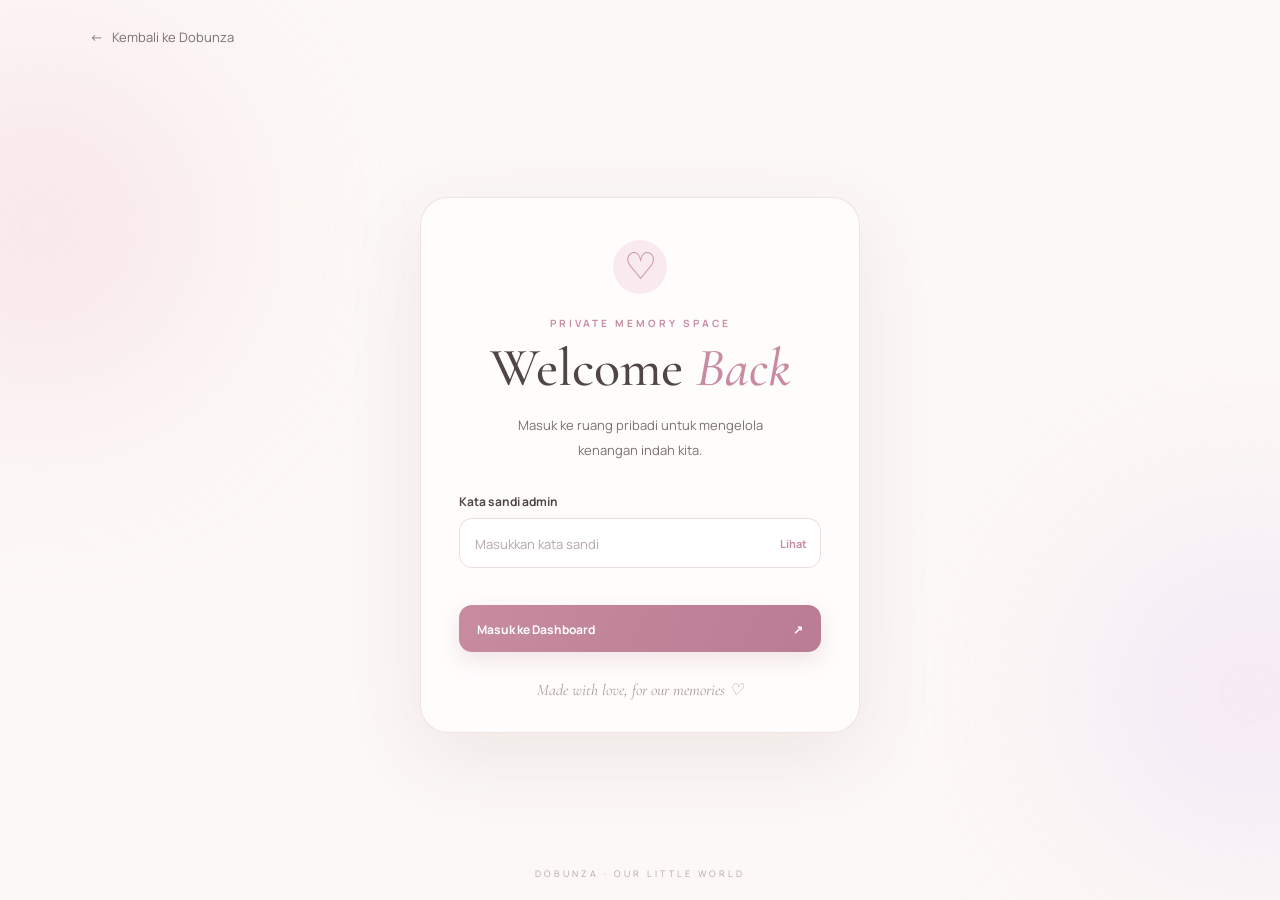
<file: admin-dashboard.html>
<!DOCTYPE html>
<html lang="id">
<head>
  <meta charset="UTF-8">
  <meta name="viewport" content="width=device-width, initial-scale=1.0">
  <meta name="theme-color" content="#FCF8F5">
  <title>Admin Dashboard | Dobunza</title>
  <link rel="preconnect" href="https://fonts.googleapis.com">
  <link rel="preconnect" href="https://fonts.gstatic.com" crossorigin>
  <link href="https://fonts.googleapis.com/css2?family=Cormorant+Garamond:wght@400;500;600;700&family=Manrope:wght@400;500;600;700;800&display=swap" rel="stylesheet">
  <link rel="stylesheet" href="admin.css">
  <style>
    .dashboard-page{padding:28px 22px 50px}.dashboard-shell{max-width:1120px}.dashboard-top{position:sticky;top:0;z-index:100;padding:12px 0 18px;border-bottom:1px solid #EEDFE4;background:rgba(252,248,245,.94);backdrop-filter:blur(18px);-webkit-backdrop-filter:blur(18px)}.dashboard-brand{display:flex;align-items:center;gap:11px}.brand-symbol{display:grid;place-items:center;width:42px;height:42px;border-radius:14px;background:#F9EAF0;font-size:24px}.dashboard-top-right{display:flex;align-items:center;gap:10px}.status-pill{display:inline-flex;align-items:center;gap:7px;padding:8px 11px;border-radius:30px;background:#F3F0F4;color:#786D76;font-size:10px;font-weight:700}.status-dot{width:7px;height:7px;border-radius:50%;background:#78A58B}.dashboard-layout{display:grid;grid-template-columns:225px minmax(0,1fr);gap:24px;margin-top:25px}.dashboard-sidebar{position:sticky;top:94px;align-self:start;max-height:calc(100vh - 112px);overflow-y:auto;padding:17px 12px;border:1px solid #F0E2E6;border-radius:20px;background:rgba(255,255,255,.86);backdrop-filter:blur(14px);-webkit-backdrop-filter:blur(14px)}.sidebar-label{margin:5px 11px 12px;color:#B2A1A7;font-size:9px;font-weight:800;letter-spacing:2px}.side-link{display:flex;align-items:center;gap:11px;width:100%;padding:12px 11px;border:0;border-radius:11px;background:transparent;color:#7B7070;text-align:left;font-size:12px;font-weight:700;text-decoration:none}.side-link.active{background:#F9EAF0;color:#A9637D;box-shadow:inset 3px 0 0 #C78CA0}.side-link.active .side-icon{background:#F2DDE5;color:#A9637D}.side-link:hover{background:#FCF3F6;color:#A9637D;transition:background .2s ease,color .2s ease}.side-link:focus-visible{outline:2px solid #C78CA0;outline-offset:2px}.dashboard-main [id]{scroll-margin-top:112px}.side-icon{display:grid;place-items:center;width:25px;height:25px;border-radius:8px;background:rgba(255,255,255,.8);font-size:14px}.sidebar-help{margin:25px 3px 2px;padding:14px;border-radius:13px;background:#FBF5F7;color:#85757B;font-size:11px;line-height:1.8}.dashboard-main{min-width:0}.welcome-panel{position:relative;overflow:hidden;padding:30px 32px;border:1px solid rgba(199,140,160,.2);border-radius:22px;background:linear-gradient(115deg,rgba(255,255,255,.94),rgba(251,239,244,.9));box-shadow:0 14px 42px rgba(104,70,83,.05)}.welcome-panel:after{content:'♡';position:absolute;right:24px;top:-26px;color:rgba(199,140,160,.13);font-family:Georgia,serif;font-size:180px;pointer-events:none}.welcome-panel .eyebrow{text-align:left}.welcome-panel h1{position:relative;z-index:1;margin:0;font-family:'Cormorant Garamond',serif;font-size:clamp(35px,4vw,49px);font-weight:500;line-height:1.1}.welcome-panel h1 em{color:var(--primary)}.welcome-panel p:not(.eyebrow){position:relative;z-index:1;max-width:520px;margin:12px 0 0;color:var(--soft-text);font-size:12px;line-height:1.9}.section-heading{display:flex;align-items:end;justify-content:space-between;gap:12px;margin:27px 0 14px}.section-heading h2{margin:0;font-size:15px}.section-heading p{margin:5px 0 0;color:#A09196;font-size:11px}.mini-label{color:#AD8796;font-size:10px;font-weight:800;letter-spacing:1px}.stats-grid{display:grid;grid-template-columns:repeat(3,minmax(0,1fr));gap:13px}.stat-card{padding:18px;border:1px solid #F0E2E6;border-radius:16px;background:rgba(255,255,255,.76)}.stat-top{display:flex;align-items:center;justify-content:space-between;gap:8px;color:#8D7C83;font-size:11px}.stat-icon{display:grid;place-items:center;width:32px;height:32px;border-radius:10px;background:#F9EAF0;font-size:16px}.stat-number{margin-top:13px;font-family:'Cormorant Garamond',serif;font-size:33px;line-height:1;color:#5C4C53}.stat-note{margin-top:7px;color:#AA9BA0;font-size:10px;line-height:1.5}.manager-card{padding:21px;border:1px solid #F0E2E6;border-radius:18px;background:rgba(255,255,255,.78)}.manager-row{display:flex;align-items:center;gap:14px;padding:14px 0;border-bottom:1px solid #F3E9EC}.manager-row:first-child{padding-top:0}.manager-row:last-child{padding-bottom:0;border-bottom:0}.manager-icon{display:grid;place-items:center;flex:0 0 42px;height:42px;border-radius:13px;background:#F9EAF0;font-size:19px}.manager-copy{min-width:0;flex:1}.manager-copy strong{display:block;font-size:12px}.manager-copy span{display:block;margin-top:4px;color:#96878D;font-size:10px;line-height:1.6}.coming-soon{white-space:nowrap;padding:6px 8px;border-radius:7px;background:#F5F0F2;color:#998A90;font-size:9px;font-weight:800}.bottom-note{margin-top:17px;padding:13px 15px;border-left:3px solid #D9A7B8;border-radius:0 10px 10px 0;background:#FBF5F7;color:#897982;font-size:11px;line-height:1.8}.dashboard-home-link{font-size:12px}.secondary-button{display:inline-flex;align-items:center;gap:8px}@media(max-width:760px){.dashboard-layout{grid-template-columns:1fr}.dashboard-sidebar{position:sticky;top:72px;z-index:90;display:flex;gap:5px;max-height:none;overflow-x:auto;overflow-y:hidden;padding:8px;background:rgba(252,248,245,.96);box-shadow:0 8px 20px rgba(104,70,83,.06)}.sidebar-label,.sidebar-help{display:none}.side-link{justify-content:center;min-width:max-content;width:auto;padding:9px}.side-link .side-icon{display:none}.stats-grid{grid-template-columns:1fr}.stat-card{display:flex;align-items:center;gap:14px}.stat-number{margin:0 0 0 auto}.stat-note{max-width:125px}.welcome-panel{padding:25px 22px}.dashboard-top{align-items:flex-start}.status-pill{display:none}}@media(max-width:420px){.dashboard-page{padding:17px 12px 35px}.dashboard-brand{font-size:25px}.secondary-button{padding:9px 10px;font-size:10px}.manager-row{align-items:flex-start;flex-wrap:wrap}.coming-soon{margin-left:56px}}

    .photo-manager-panel{padding:20px;border:1px solid #F0E2E6;border-radius:18px;background:rgba(255,255,255,.78)}.manager-toolbar,.extra-gallery-panel{display:flex;align-items:center;justify-content:space-between;gap:14px}.manager-toolbar strong,.extra-gallery-panel strong{font-size:13px}.manager-toolbar p,.extra-gallery-panel p{margin:5px 0 0;color:#96878D;font-size:10px;line-height:1.7}.storage-badge{padding:7px 9px;border-radius:20px;background:#F2F6F1;color:#64856C;font-size:9px;font-weight:800;white-space:nowrap}.photo-grid{display:grid;grid-template-columns:repeat(2,minmax(0,1fr));gap:12px;margin-top:18px}.photo-card{overflow:hidden;border:1px solid #F0E2E6;border-radius:14px;background:#FFFCFD}.photo-preview{display:block;width:100%;height:155px;object-fit:cover;background:linear-gradient(135deg,#F9EAF0,#F4EEF7)}.photo-preview.empty{object-fit:contain;padding:30px;color:#A38D97}.photo-card-body{padding:12px}.photo-card-title{display:block;font-size:11px;font-weight:800}.photo-card-subtitle{display:block;margin-top:4px;color:#9D8D93;font-size:9px;line-height:1.6}.photo-card-actions{display:flex;align-items:center;gap:7px;margin-top:11px;flex-wrap:wrap}.upload-button,.save-photo-button,.reset-photo-button,.remove-extra-button{display:inline-flex;align-items:center;justify-content:center;gap:6px;padding:9px 11px;border:1px solid #E8CCD5;border-radius:9px;background:#FFF;color:#A9637D;font-size:10px;font-weight:800;cursor:pointer}.save-photo-button{border-color:#C78CA0;background:#C78CA0;color:white}.save-photo-button:disabled{opacity:.4;cursor:not-allowed}.reset-photo-button,.remove-extra-button{border-color:#EDE4E7;color:#897B81}.photo-card input[type=file]{display:none}.photo-card-note{min-height:13px;margin-top:8px;color:#6D9276;font-size:9px}.extra-gallery-panel{margin-top:22px;padding-top:19px;border-top:1px solid #F1E6E9}.extra-gallery-list{display:grid;grid-template-columns:repeat(3,minmax(0,1fr));gap:9px;margin-top:12px}.extra-gallery-card{min-width:0;padding:8px;border:1px solid #F0E2E6;border-radius:11px}.extra-gallery-card img{width:100%;height:86px;object-fit:cover;border-radius:7px;background:#F9EAF0}.extra-gallery-card span{display:block;overflow:hidden;margin:6px 0;color:#897B81;font-size:9px;text-overflow:ellipsis;white-space:nowrap}.photo-status{margin:15px 0 0;color:#96878D;font-size:10px;line-height:1.8}.photo-status.error{color:#B5475A}.photo-status.success{color:#427B62}@media(max-width:520px){.photo-manager-panel{padding:13px}.photo-grid{grid-template-columns:1fr}.photo-preview{height:190px}.manager-toolbar,.extra-gallery-panel{align-items:flex-start;flex-direction:column}.extra-gallery-list{grid-template-columns:repeat(2,minmax(0,1fr))}}


    .content-editor-panel{padding:20px;border:1px solid #F0E2E6;border-radius:18px;background:rgba(255,255,255,.82)}.editor-intro{margin:0 0 18px;color:#96878D;font-size:11px;line-height:1.8}.editor-group{padding:17px 0;border-top:1px solid #F1E6E9}.editor-group:first-of-type{border-top:0;padding-top:0}.editor-group h3{margin:0 0 13px;font-family:'Cormorant Garamond',serif;font-size:24px;font-weight:600;color:#5C4C53}.editor-fields{display:grid;grid-template-columns:repeat(2,minmax(0,1fr));gap:12px}.editor-field{display:flex;flex-direction:column;gap:6px;min-width:0}.editor-field.full{grid-column:1/-1}.editor-field label{color:#8A737D;font-size:10px;font-weight:800}.editor-field input,.editor-field textarea{width:100%;box-sizing:border-box;padding:11px 12px;border:1px solid #EAD9E0;border-radius:10px;background:#FFFCFD;color:#514646;font:12px Manrope,sans-serif;outline:none}.editor-field input:focus,.editor-field textarea:focus{border-color:#C78CA0;box-shadow:0 0 0 3px rgba(199,140,160,.12)}.editor-field textarea{min-height:94px;resize:vertical;line-height:1.7}.editor-actions{display:flex;gap:9px;align-items:center;flex-wrap:wrap;margin-top:18px}.editor-save{padding:11px 16px;border:1px solid #C78CA0;border-radius:10px;background:#C78CA0;color:white;font:800 11px Manrope,sans-serif;cursor:pointer}.editor-reset{padding:11px 14px;border:1px solid #EAD9E0;border-radius:10px;background:#fff;color:#897B81;font:800 11px Manrope,sans-serif;cursor:pointer}.editor-status{margin:12px 0 0;color:#96878D;font-size:10px;line-height:1.8}.editor-status.success{color:#427B62}.editor-status.error{color:#B5475A}@media(max-width:520px){.content-editor-panel{padding:13px}.editor-fields{grid-template-columns:1fr}.editor-field.full{grid-column:auto}}

  </style>

    <meta name="theme-color" content="#19161e">
    <link rel="manifest" href="manifest.webmanifest">
    <link rel="icon" type="image/png" sizes="192x192" href="icons/icon-192.png">
    <link rel="apple-touch-icon" href="icons/icon-192.png">

</head>
<body>
  <main class="dashboard-page">
    <div class="dashboard-shell">
      <header class="dashboard-top">
        <div class="dashboard-brand"><span class="brand-symbol">♡</span><span>Dobunza <span style="color:#B5A5AA;font-size:12px;font-family:Manrope,sans-serif;font-weight:600">/ Admin</span></span></div>
        <div class="dashboard-top-right"><span class="status-pill"><span class="status-dot"></span> Ruang pribadi</span><button id="logoutButton" class="secondary-button" type="button">Keluar <span aria-hidden="true">↗</span></button></div>
      </header>
      <div class="dashboard-layout">
        <aside class="dashboard-sidebar">
          <p class="sidebar-label">MENU UTAMA</p>
          <a class="side-link active" href="admin-dashboard.html"><span class="side-icon">⌂</span> Ringkasan</a>
          <a class="side-link" href="#photo-manager"><span class="side-icon">▧</span> Kelola foto</a>
          <a class="side-link" href="#story-editor"><span class="side-icon">✎</span> Edit cerita &amp; timeline</a>
          <a class="side-link" href="#music-editor"><span class="side-icon">♫</span> Kelola musik</a>
          <a class="side-link" href="#relationship-editor"><span class="side-icon">♡</span> Tanggal hubungan</a>
          <a class="side-link" href="index.html"><span class="side-icon">♡</span> Lihat website</a>
          <div class="sidebar-help"><strong>Little reminder ♡</strong><br>Setiap foto menyimpan cerita. Kelola kenangan kalian dari satu tempat.</div>
        </aside>
        <section class="dashboard-main">
          <div class="welcome-panel">
            <p class="eyebrow">YOUR PRIVATE MEMORY SPACE</p>
            <h1>Welcome to your <em>little world.</em></h1>
            <p>Halo! Ini ruang khusus untuk mengelola website kenangan Dobunza. Kamu sekarang bisa mengganti foto website dan menambahkan foto galeri dari panel ini tanpa mengedit HTML.</p>
          </div>
          <div class="section-heading"><div><h2>Ringkasan website</h2><p>Gambaran bagian kenangan yang akan dikelola.</p></div><span class="mini-label">DOBUNZA OVERVIEW</span></div>
          <div class="stats-grid">
            <article class="stat-card"><div><div class="stat-top"><span>Foto utama</span><span class="stat-icon">✧</span></div><div class="stat-note">Foto pembuka di halaman utama</div></div><div class="stat-number" id="heroStat">01</div></article>
            <article class="stat-card"><div><div class="stat-top"><span>Galeri kenangan</span><span class="stat-icon">▧</span></div><div class="stat-note">Koleksi foto bersama</div></div><div class="stat-number" id="galleryStat">05</div></article>
            <article class="stat-card"><div><div class="stat-top"><span>Timeline</span><span class="stat-icon">♡</span></div><div class="stat-note">Foto di perjalanan cerita</div></div><div class="stat-number" id="timelineStat">04</div></article>
          </div>
          <div class="section-heading" id="photo-manager"><div><h2>Kelola foto kenangan</h2><p>Pilih foto baru untuk mengganti foto di website, atau tambahkan foto galeri.</p></div><span class="mini-label">PHOTO STUDIO</span></div>
          <div class="photo-manager-panel">
            <div class="manager-toolbar"><div><strong>Foto website</strong><p>Tekan “Pilih foto” untuk melihat pratinjau, lalu simpan perubahan.</p></div><span class="storage-badge">Tersimpan di browser ini</span></div>
            <div id="photoGrid" class="photo-grid" aria-live="polite"></div>
            <div class="extra-gallery-panel"><div><strong>Tambah foto ke Gallery</strong><p>Foto baru akan muncul setelah lima foto galeri yang sudah ada.</p></div><label class="upload-button" for="extraGalleryInput">＋ Pilih foto</label><input id="extraGalleryInput" type="file" accept="image/*" multiple hidden></div>
            <div id="extraGalleryList" class="extra-gallery-list"></div>
            <p id="photoStatus" class="photo-status" role="status">Foto yang diunggah disimpan di browser ini menggunakan IndexedDB.</p>
          </div>
          <div class="section-heading" id="story-editor"><div><h2>Edit cerita &amp; timeline</h2><p>Ubah teks kenangan tanpa perlu mengedit file HTML.</p></div><span class="mini-label">MEMORY EDITOR</span></div>
          <div class="content-editor-panel">
            <p class="editor-intro">Isi bagian yang ingin kamu ubah, lalu tekan <strong>Simpan perubahan</strong>. Perubahan disimpan di browser ini dan akan tampil di website saat halaman dimuat ulang menggunakan Live Server yang sama.</p>
            <form id="memoryEditorForm">
              <section class="editor-group"><h3>Our Story</h3><div class="editor-fields">
                <div class="editor-field"><label for="story-date">Label kecil</label><input id="story-date" data-content-key="story-date" maxlength="100" required></div>
                <div class="editor-field"><label for="story-heading">Judul cerita</label><input id="story-heading" data-content-key="story-heading" maxlength="180" required></div>
                <div class="editor-field full"><label for="story-paragraph-1">Paragraf pertama</label><textarea id="story-paragraph-1" data-content-key="story-paragraph-1" maxlength="1500" required></textarea></div>
                <div class="editor-field full"><label for="story-paragraph-2">Paragraf kedua</label><textarea id="story-paragraph-2" data-content-key="story-paragraph-2" maxlength="1500" required></textarea></div>
              </div></section>
              <section class="editor-group"><h3>Timeline · 4 momen</h3><div class="editor-fields">
                <div class="editor-field"><label for="timeline-1-label">Momen 1 · Label</label><input id="timeline-1-label" data-content-key="timeline-1-label" maxlength="100" required></div>
                <div class="editor-field"><label for="timeline-1-title">Momen 1 · Judul</label><input id="timeline-1-title" data-content-key="timeline-1-title" maxlength="180" required></div>
                <div class="editor-field full"><label for="timeline-1-description">Momen 1 · Cerita</label><textarea id="timeline-1-description" data-content-key="timeline-1-description" maxlength="1500" required></textarea></div>
                <div class="editor-field"><label for="timeline-2-label">Momen 2 · Label</label><input id="timeline-2-label" data-content-key="timeline-2-label" maxlength="100" required></div>
                <div class="editor-field"><label for="timeline-2-title">Momen 2 · Judul</label><input id="timeline-2-title" data-content-key="timeline-2-title" maxlength="180" required></div>
                <div class="editor-field full"><label for="timeline-2-description">Momen 2 · Cerita</label><textarea id="timeline-2-description" data-content-key="timeline-2-description" maxlength="1500" required></textarea></div>
                <div class="editor-field"><label for="timeline-3-label">Momen 3 · Label</label><input id="timeline-3-label" data-content-key="timeline-3-label" maxlength="100" required></div>
                <div class="editor-field"><label for="timeline-3-title">Momen 3 · Judul</label><input id="timeline-3-title" data-content-key="timeline-3-title" maxlength="180" required></div>
                <div class="editor-field full"><label for="timeline-3-description">Momen 3 · Cerita</label><textarea id="timeline-3-description" data-content-key="timeline-3-description" maxlength="1500" required></textarea></div>
                <div class="editor-field"><label for="timeline-4-label">Momen 4 · Label</label><input id="timeline-4-label" data-content-key="timeline-4-label" maxlength="100" required></div>
                <div class="editor-field"><label for="timeline-4-title">Momen 4 · Judul</label><input id="timeline-4-title" data-content-key="timeline-4-title" maxlength="180" required></div>
                <div class="editor-field full"><label for="timeline-4-description">Momen 4 · Cerita</label><textarea id="timeline-4-description" data-content-key="timeline-4-description" maxlength="1500" required></textarea></div>
              </div></section>
              <div class="editor-actions"><button class="editor-save" type="submit">♡ Simpan perubahan</button><button class="editor-reset" id="resetMemoryEditor" type="button">Kembalikan teks awal</button></div>
              <p id="memoryEditorStatus" class="editor-status" role="status">Perubahan teks tersimpan di browser yang sama dengan dashboard.</p>
            </form>
          </div>
          <div class="section-heading" id="music-editor"><div><h2>Kelola musik romantis</h2><p>Atur judul lagu dan unggah file musik latar untuk website.</p></div><span class="mini-label">OUR SONG</span></div>
          <div class="content-editor-panel">
            <form id="musicEditorForm">
              <div class="editor-fields">
                <div class="editor-field full"><label for="musicTitleInput">Judul lagu</label><input id="musicTitleInput" maxlength="120" placeholder="Contoh: A Little Memory" required></div>
                <div class="editor-field full"><label for="musicFileInput">File musik (MP3, OGG, atau WAV)</label><input id="musicFileInput" type="file" accept="audio/*"><span class="photo-card-subtitle" id="musicFileNote">Belum ada file baru dipilih. Musik asli akan tetap digunakan sampai kamu menyimpan file baru.</span></div>
              </div>
              <div class="editor-actions"><button class="editor-save" type="submit">♫ Simpan musik</button><button class="editor-reset" id="resetMusicButton" type="button">Gunakan musik asli</button></div>
              <p id="musicEditorStatus" class="editor-status" role="status">File musik tersimpan secara lokal di browser ini.</p>
            </form>
          </div>
          <div class="section-heading" id="relationship-editor"><div><h2>Tanggal hubungan</h2><p>Atur tanggal mulai hubungan untuk penghitung waktu dan hari jadi berikutnya.</p></div><span class="mini-label">OUR TIME TOGETHER</span></div>
          <div class="content-editor-panel">
            <form id="relationshipForm">
              <div class="editor-fields"><div class="editor-field"><label for="relationshipStartDate">Tanggal mulai hubungan</label><input id="relationshipStartDate" type="date" value="2023-12-01" required></div></div>
              <div class="editor-actions"><button class="editor-save" type="submit">♡ Simpan tanggal</button><button class="editor-reset" id="resetRelationshipButton" type="button">Kembalikan 1 Desember 2023</button></div>
              <p id="relationshipStatus" class="editor-status" role="status">Tanggal awal saat ini: 1 Desember 2023.</p>
            </form>
          </div>
          <div class="bottom-note"><strong>Perlu diketahui:</strong> teks, musik, tanggal, dan foto tersimpan di browser dan alamat Live Server yang sama. Jika dibuka di browser/perangkat lain, perubahan tidak otomatis ikut. Simpan salinan file musik dan teks penting sebagai cadangan.</div>
          <p style="margin-top:20px"><a class="dashboard-home-link" href="index.html">← Kembali melihat website Dobunza</a></p>
        </section>
      </div>
    </div>
  </main>
  <script>if (localStorage.getItem("dobunzaAdminLoggedIn") !== "true") { window.location.replace(new URL("admin.html", window.location.href).href); }</script>

  <script>
  (() => {
    'use strict';
    const DB_NAME='dobunza-local-media', STORE='photos';
    const slots=[
      {key:'hero',title:'Foto utama (Hero)',description:'Foto besar di bagian pembuka website.',path:'images/foto-utama.jpg'},
      {key:'story',title:'Foto Our Story',description:'Foto yang menemani bagian cerita kalian.',path:'images/story.jpg'},
      {key:'gallery-1',title:'Gallery · Foto 1',description:'Slot foto galeri pertama.',path:'images/gallery/photo1.jpg'},
      {key:'gallery-2',title:'Gallery · Foto 2',description:'Slot foto galeri kedua.',path:'images/gallery/photo2.jpg'},
      {key:'gallery-3',title:'Gallery · Foto 3',description:'Slot foto galeri ketiga.',path:'images/gallery/photo3.jpg'},
      {key:'gallery-4',title:'Gallery · Foto 4',description:'Slot foto galeri keempat.',path:'images/gallery/photo4.jpg'},
      {key:'gallery-5',title:'Gallery · Foto 5',description:'Slot foto galeri kelima.',path:'images/gallery/photo5.jpg'},
      {key:'timeline-1',title:'Timeline · Momen 1',description:'Foto untuk momen pertama.',path:'images/timeline/time1.jpg'},
      {key:'timeline-2',title:'Timeline · Momen 2',description:'Foto untuk momen kedua.',path:'images/timeline/time2.jpg'},
      {key:'timeline-3',title:'Timeline · Momen 3',description:'Foto untuk momen ketiga.',path:'images/timeline/time3.jpg'},
      {key:'timeline-4',title:'Timeline · Momen 4',description:'Foto untuk momen keempat.',path:'images/timeline/time4.jpg'}
    ];
    const grid=document.getElementById('photoGrid'), status=document.getElementById('photoStatus'), extraInput=document.getElementById('extraGalleryInput'), extraList=document.getElementById('extraGalleryList');
    const previews=new Map();
    function openDB(){return new Promise((resolve,reject)=>{const req=indexedDB.open(DB_NAME,1);req.onupgradeneeded=()=>{if(!req.result.objectStoreNames.contains(STORE))req.result.createObjectStore(STORE,{keyPath:'key'});};req.onsuccess=()=>resolve(req.result);req.onerror=()=>reject(req.error);});}
    async function allRecords(){const db=await openDB();return new Promise((resolve,reject)=>{const req=db.transaction(STORE,'readonly').objectStore(STORE).getAll();req.onsuccess=()=>{db.close();resolve(req.result||[])};req.onerror=()=>{db.close();reject(req.error)};});}
    async function put(record){const db=await openDB();return new Promise((resolve,reject)=>{const tx=db.transaction(STORE,'readwrite');tx.objectStore(STORE).put(record);tx.oncomplete=()=>{db.close();resolve()};tx.onerror=()=>{db.close();reject(tx.error)};});}
    async function remove(key){const db=await openDB();return new Promise((resolve,reject)=>{const tx=db.transaction(STORE,'readwrite');tx.objectStore(STORE).delete(key);tx.oncomplete=()=>{db.close();resolve()};tx.onerror=()=>{db.close();reject(tx.error)};});}
    function say(message,type=''){status.textContent=message;status.className='photo-status'+(type?' '+type:'');}
    function urlFor(blob){return URL.createObjectURL(blob)}
    function revokePreview(key){if(previews.has(key)){URL.revokeObjectURL(previews.get(key));previews.delete(key)}}
    function renderCard(slot,record){
      const card=document.createElement('article');card.className='photo-card';
      const img=document.createElement('img');img.className='photo-preview';img.alt=slot.title;
      if(record&&record.blob){img.src=urlFor(record.blob);previews.set('saved:'+slot.key,img.src)}else{img.src=slot.path;img.onerror=()=>{img.onerror=null;img.classList.add('empty');img.src='';img.alt='Foto belum tersedia di folder';};}
      const body=document.createElement('div');body.className='photo-card-body';
      const title=document.createElement('strong');title.className='photo-card-title';title.textContent=slot.title;
      const desc=document.createElement('span');desc.className='photo-card-subtitle';desc.textContent=slot.description;
      const file=document.createElement('input');file.type='file';file.accept='image/*';file.id='file-'+slot.key;
      const pick=document.createElement('label');pick.className='upload-button';pick.htmlFor=file.id;pick.textContent='Pilih foto';
      const save=document.createElement('button');save.className='save-photo-button';save.type='button';save.textContent='Simpan';save.disabled=true;
      const reset=document.createElement('button');reset.className='reset-photo-button';reset.type='button';reset.textContent='Hapus perubahan';reset.disabled=!(record&&record.blob);
      const note=document.createElement('div');note.className='photo-card-note';note.textContent=record&&record.blob?'Foto pengganti tersimpan':'Menggunakan foto dari folder website';
      let selected=null, tempUrl=null;
      file.addEventListener('change',()=>{const f=file.files&&file.files[0];if(!f)return;if(!f.type.startsWith('image/')){say('Pilih file gambar seperti JPG, PNG, atau WebP.','error');return;}if(f.size>15*1024*1024){say('Ukuran gambar maksimal 15 MB.','error');file.value='';return;}selected=f;save.disabled=false;if(tempUrl)URL.revokeObjectURL(tempUrl);tempUrl=urlFor(f);img.src=tempUrl;img.classList.remove('empty');note.textContent='Pratinjau siap · '+(f.size/1024/1024).toFixed(2)+' MB';say('Pratinjau '+slot.title+' siap. Tekan Simpan untuk menerapkan.');});
      save.addEventListener('click',async()=>{if(!selected)return;save.disabled=true;try{await put({key:slot.key,blob:selected,name:selected.name,updatedAt:Date.now()});if(record&&record.blob)revokePreview('saved:'+slot.key);say(slot.title+' berhasil disimpan. Buka atau muat ulang website untuk melihatnya.','success');note.textContent='Foto pengganti tersimpan';reset.disabled=false;selected=null;file.value='';}catch(e){say('Gagal menyimpan foto. Coba gambar yang lebih kecil atau gunakan Live Server.','error');save.disabled=false;}});
      reset.addEventListener('click',async()=>{if(!confirm('Kembalikan '+slot.title+' ke foto asli dari folder website?'))return;try{await remove(slot.key);revokePreview('saved:'+slot.key);if(tempUrl)URL.revokeObjectURL(tempUrl);selected=null;await render();say(slot.title+' kembali menggunakan foto asli.','success');}catch(e){say('Tidak bisa menghapus perubahan foto.','error');}});
      const actions=document.createElement('div');actions.className='photo-card-actions';actions.append(pick,save,reset);body.append(title,desc,actions,file,note);card.append(img,body);return card;
    }
    async function render(){const records=await allRecords();const map=new Map(records.map(r=>[r.key,r]));grid.innerHTML='';slots.forEach(slot=>grid.appendChild(renderCard(slot,map.get(slot.key))));const extras=records.filter(r=>r.key.startsWith('gallery-extra-')).sort((a,b)=>a.key.localeCompare(b.key));document.getElementById('heroStat').textContent=map.has('hero')?'01':'01';document.getElementById('galleryStat').textContent=String(5+extras.length).padStart(2,'0');document.getElementById('timelineStat').textContent='04';extraList.innerHTML='';if(!extras.length){const empty=document.createElement('p');empty.className='photo-card-subtitle';empty.textContent='Belum ada foto tambahan.';extraList.appendChild(empty);}extras.forEach(record=>{const card=document.createElement('div');card.className='extra-gallery-card';const img=document.createElement('img');img.src=urlFor(record.blob);img.alt=record.name||'Foto galeri';const label=document.createElement('span');label.textContent=record.name||'Foto tambahan';const del=document.createElement('button');del.type='button';del.className='remove-extra-button';del.textContent='Hapus';del.addEventListener('click',async()=>{if(!confirm('Hapus foto tambahan ini dari galeri?'))return;await remove(record.key);await render();say('Foto tambahan dihapus dari galeri.','success');});card.append(img,label,del);extraList.appendChild(card);});}
    extraInput.addEventListener('change',async()=>{const files=Array.from(extraInput.files||[]);if(!files.length)return;const tooBig=files.find(f=>!f.type.startsWith('image/')||f.size>15*1024*1024);if(tooBig){say('Semua file harus berupa gambar dan maksimal 15 MB per foto.','error');extraInput.value='';return;}try{const existing=(await allRecords()).filter(r=>r.key.startsWith('gallery-extra-'));for(let i=0;i<files.length;i++){const f=files[i];await put({key:'gallery-extra-'+Date.now()+'-'+i,blob:f,name:f.name,caption:f.name.replace(/\.[^.]+$/,'').replace(/[-_]/g,' '),updatedAt:Date.now()});}extraInput.value='';await render();say(files.length+' foto berhasil ditambahkan ke Gallery.','success');}catch(e){say('Gagal menambahkan foto. Pastikan halaman dibuka melalui Live Server.','error');}});
    const memoryDefaults={
      'story-date':'The Beginning','story-heading':'A Small Moment, A Beautiful Journey',
      'story-paragraph-1':'Semua cerita besar selalu dimulai dari sebuah momen sederhana. Dari tawa kecil, percakapan panjang, dan waktu yang perlahan membuat kita semakin mengenal satu sama lain.',
      'story-paragraph-2':'Dobunza menjadi ruang kecil untuk menyimpan setiap perjalanan, kenangan, dan cerita yang kita bangun bersama.',
      'timeline-1-label':'First Chapter','timeline-1-title':'Where It Started','timeline-1-description':'Sebuah awal sederhana yang tanpa kita sadari menjadi cerita yang sangat berarti.',
      'timeline-2-label':'Beautiful Days','timeline-2-title':'Growing Together','timeline-2-description':'Hari demi hari membuat kita semakin mengenal, memahami, dan menghargai satu sama lain.',
      'timeline-3-label':'Precious Memory','timeline-3-title':'Moments We Keep','timeline-3-description':'Setiap foto, tawa, dan perjalanan menjadi bagian dari cerita kita.',
      'timeline-4-label':'Today','timeline-4-title':'Still Choosing You','timeline-4-description':'Dan perjalanan ini masih terus berjalan dengan banyak cerita baru.'
    };
    const memoryForm=document.getElementById('memoryEditorForm');
    const memoryStatus=document.getElementById('memoryEditorStatus');
    function memorySay(message,type=''){memoryStatus.textContent=message;memoryStatus.className='editor-status'+(type?' '+type:'');}
    async function loadMemoryFields(){const records=await allRecords();const map=new Map(records.map(r=>[r.key,r]));memoryForm.querySelectorAll('[data-content-key]').forEach(field=>{const key='content:'+field.dataset.contentKey;const record=map.get(key);field.value=record&&typeof record.value==='string'?record.value:memoryDefaults[field.dataset.contentKey]||'';});}
    memoryForm.addEventListener('submit',async event=>{event.preventDefault();if(!memoryForm.reportValidity())return;const fields=Array.from(memoryForm.querySelectorAll('[data-content-key]'));try{for(const field of fields){await put({key:'content:'+field.dataset.contentKey,value:field.value.trim(),updatedAt:Date.now()});}memorySay('Cerita dan timeline berhasil disimpan. Muat ulang website untuk melihat perubahan.','success');}catch(error){console.error(error);memorySay('Gagal menyimpan teks. Pastikan halaman dibuka melalui Live Server.','error');}});
    document.getElementById('resetMemoryEditor').addEventListener('click',async()=>{if(!confirm('Kembalikan semua teks cerita dan timeline ke teks awal?'))return;try{for(const key of Object.keys(memoryDefaults))await remove('content:'+key);await loadMemoryFields();memorySay('Teks awal berhasil dipulihkan.','success');}catch(error){console.error(error);memorySay('Teks awal tidak dapat dipulihkan.','error');}});
    loadMemoryFields().catch(error=>{console.error(error);memorySay('Teks belum dapat dimuat. Jalankan dashboard melalui Live Server.','error');});
    // Music settings: audio file stored as a Blob in the same IndexedDB used for photos.
    const musicForm=document.getElementById('musicEditorForm'), musicTitleInput=document.getElementById('musicTitleInput'), musicFileInput=document.getElementById('musicFileInput'), musicFileNote=document.getElementById('musicFileNote'), musicStatus=document.getElementById('musicEditorStatus');
    function musicSay(message,type=''){musicStatus.textContent=message;musicStatus.className='editor-status'+(type?' '+type:'');}
    musicTitleInput.value=localStorage.getItem('dobunzaMusicTitle')||'A Little Memory';
    musicFileInput.addEventListener('change',()=>{const file=musicFileInput.files&&musicFileInput.files[0];if(!file)return;if(!file.type.startsWith('audio/')){musicSay('Pilih file audio yang valid.','error');musicFileInput.value='';return;}if(file.size>25*1024*1024){musicSay('Ukuran musik maksimal 25 MB.','error');musicFileInput.value='';return;}musicFileNote.textContent='File terpilih: '+file.name+' · '+(file.size/1024/1024).toFixed(2)+' MB';});
    musicForm.addEventListener('submit',async event=>{event.preventDefault();if(!musicForm.reportValidity())return;const file=musicFileInput.files&&musicFileInput.files[0];try{localStorage.setItem('dobunzaMusicTitle',musicTitleInput.value.trim());if(file){if(!file.type.startsWith('audio/')||file.size>25*1024*1024)throw new Error('File audio tidak valid atau melebihi 25 MB.');await put({key:'settings:music',blob:file,name:file.name,updatedAt:Date.now()});musicFileNote.textContent='Musik tersimpan: '+file.name;}musicSay('Pengaturan musik tersimpan. Muat ulang website untuk menerapkan perubahan.','success');}catch(error){console.error(error);musicSay('Musik gagal disimpan. Pastikan memakai Live Server dan file maksimal 25 MB.','error');}});
    document.getElementById('resetMusicButton').addEventListener('click',async()=>{if(!confirm('Hapus musik pengganti dan gunakan file music/music.mp3 dari folder website?'))return;try{await remove('settings:music');localStorage.removeItem('dobunzaMusicTitle');musicTitleInput.value='A Little Memory';musicFileInput.value='';musicFileNote.textContent='Menggunakan musik asli dari folder website.';musicSay('Musik asli akan digunakan setelah website dimuat ulang.','success');}catch(error){musicSay('Pengaturan musik tidak dapat direset.','error');}});
    // Relationship date is a simple ISO date in localStorage; the site counter reads it.
    const relationshipForm=document.getElementById('relationshipForm'), relationshipInput=document.getElementById('relationshipStartDate'), relationshipStatus=document.getElementById('relationshipStatus');
    const defaultRelationshipDate='2023-12-01';
    relationshipInput.value=localStorage.getItem('dobunzaRelationshipStartDate')||defaultRelationshipDate;
    function relationshipSay(message,type=''){relationshipStatus.textContent=message;relationshipStatus.className='editor-status'+(type?' '+type:'');}
    relationshipForm.addEventListener('submit',event=>{event.preventDefault();if(!relationshipForm.reportValidity())return;const chosen=relationshipInput.value;if(!chosen)return;const parsed=new Date(chosen+'T00:00:00');if(Number.isNaN(parsed.getTime())||parsed>new Date()){relationshipSay('Pilih tanggal yang valid dan tidak melebihi hari ini.','error');return;}localStorage.setItem('dobunzaRelationshipStartDate',chosen);relationshipSay('Tanggal hubungan tersimpan. Muat ulang website untuk melihat penghitung waktu yang diperbarui.','success');});
    document.getElementById('resetRelationshipButton').addEventListener('click',()=>{if(!confirm('Kembalikan tanggal hubungan ke 1 Desember 2023?'))return;localStorage.removeItem('dobunzaRelationshipStartDate');relationshipInput.value=defaultRelationshipDate;relationshipSay('Tanggal awal dikembalikan ke 1 Desember 2023.','success');});
    document.getElementById('logoutButton').addEventListener('click',function(){localStorage.removeItem('dobunzaAdminLoggedIn');window.location.href=new URL('admin.html',window.location.href).href;});
    render().catch(e=>{say('Penyimpanan foto tidak bisa dibuka. Jalankan admin.html melalui Live Server, bukan file://.','error');console.error(e);});
  })();
  </script>
  <script>
    // Tandai menu yang sedang dipilih, dan ikuti bagian yang terlihat saat halaman discroll.
    (() => {
      const links = Array.from(document.querySelectorAll('.dashboard-sidebar .side-link'));
      const sectionLinks = links.filter(link => link.getAttribute('href')?.startsWith('#'));
      const sections = sectionLinks.map(link => document.getElementById(link.getAttribute('href').slice(1))).filter(Boolean);
      const homeLink = links.find(link => link.getAttribute('href') === 'admin-dashboard.html');
      function setActive(link) {
        links.forEach(item => {
          const active = item === link;
          item.classList.toggle('active', active);
          if (active) item.setAttribute('aria-current', 'page');
          else item.removeAttribute('aria-current');
        });
      }
      sectionLinks.forEach(link => link.addEventListener('click', () => setActive(link)));
      if ('IntersectionObserver' in window && sections.length) {
        const observer = new IntersectionObserver(entries => {
          const visible = entries.filter(entry => entry.isIntersecting).sort((a, b) => b.intersectionRatio - a.intersectionRatio)[0];
          if (visible) {
            const matching = sectionLinks.find(link => link.getAttribute('href') === '#' + visible.target.id);
            if (matching) setActive(matching);
          }
        }, { rootMargin: '-18% 0px -62% 0px', threshold: [0, 0.1, 0.25, 0.5] });
        sections.forEach(section => observer.observe(section));
      }
      window.addEventListener('scroll', () => {
        if (window.scrollY < 100 && homeLink) setActive(homeLink);
      }, { passive: true });
      const hashLink = sectionLinks.find(link => link.getAttribute('href') === window.location.hash);
      if (hashLink) setActive(hashLink);
      else if (homeLink) setActive(homeLink);
    })();
  </script>


<script>
if ("serviceWorker" in navigator && (location.protocol === "https:" || location.hostname === "localhost" || location.hostname === "127.0.0.1")) {
  window.addEventListener("load", () => {
    navigator.serviceWorker.register("./service-worker.js").catch((error) => {
      console.error("Dobunza PWA service worker registration failed:", error);
    });
  });
}
</script>

</body>
</html>
</file>
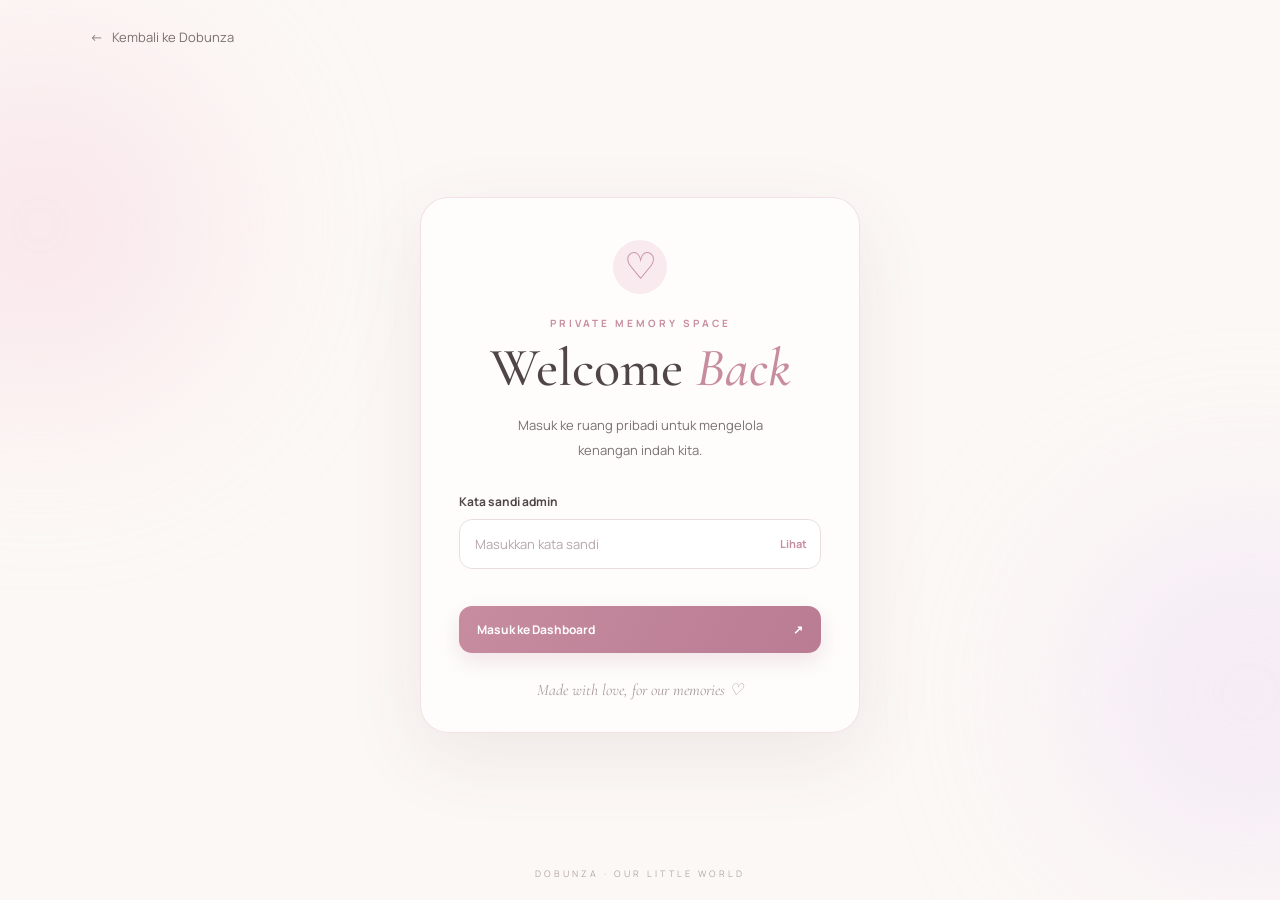
<file: admin.html>
<!DOCTYPE html>
<html lang="id">
<head>
  <meta charset="UTF-8">
  <meta name="viewport" content="width=device-width, initial-scale=1.0">
  <meta name="theme-color" content="#FCF8F5">
  <title>Admin Login | Dobunza</title>
  <link rel="preconnect" href="https://fonts.googleapis.com">
  <link rel="preconnect" href="https://fonts.gstatic.com" crossorigin>
  <link href="https://fonts.googleapis.com/css2?family=Cormorant+Garamond:wght@400;500;600;700&family=Manrope:wght@400;500;600;700&display=swap" rel="stylesheet">
  <link rel="stylesheet" href="admin.css">
  <script src="admin.js" defer></script>

    <meta name="theme-color" content="#19161e">
    <link rel="manifest" href="manifest.webmanifest">
    <link rel="icon" type="image/png" sizes="192x192" href="icons/icon-192.png">
    <link rel="apple-touch-icon" href="icons/icon-192.png">

</head>
<body>
  <main class="login-page">
    <div class="login-glow glow-one"></div><div class="login-glow glow-two"></div>
    <a class="back-link" href="index.html"><span aria-hidden="true">←</span> Kembali ke Dobunza</a>
    <section class="login-card">
      <div class="heart-mark" aria-hidden="true">♡</div>
      <p class="eyebrow">PRIVATE MEMORY SPACE</p>
      <h1>Welcome <em>Back</em></h1>
      <p class="login-description">Masuk ke ruang pribadi untuk mengelola kenangan indah kita.</p>
      <form id="loginForm">
        <label for="password">Kata sandi admin</label>
        <div class="password-wrap">
          <input type="password" id="password" name="password" placeholder="Masukkan kata sandi" autocomplete="current-password" required>
          <button type="button" id="togglePassword" class="toggle-password" aria-label="Tampilkan kata sandi">Lihat</button>
        </div>
        <p id="loginMessage" class="login-message" role="alert"></p>
        <button type="submit" class="login-button"><span>Masuk ke Dashboard</span><span aria-hidden="true">↗</span></button>
      </form>
      <p class="login-footer">Made with love, for our memories ♡</p>
    </section>
    <p class="page-note">DOBUNZA · OUR LITTLE WORLD</p>
  </main>

<script>
if ("serviceWorker" in navigator && (location.protocol === "https:" || location.hostname === "localhost" || location.hostname === "127.0.0.1")) {
  window.addEventListener("load", () => {
    navigator.serviceWorker.register("./service-worker.js").catch((error) => {
      console.error("Dobunza PWA service worker registration failed:", error);
    });
  });
}
</script>

</body>
</html>
</file>
<file: admin.css>
:root{--bg:#FCF8F5;--primary:#C78CA0;--primary-light:#E8C6D2;--text:#514646;--soft-text:#7B7070;--glow:#F7DCE5;--white:#FFF;--danger:#B5475A;--success:#427B62}*{box-sizing:border-box}body{margin:0;min-height:100vh;font-family:"Manrope",sans-serif;color:var(--text);background:var(--bg)}button,input{font:inherit}button,a{-webkit-tap-highlight-color:transparent}.login-page{position:relative;min-height:100vh;display:flex;flex-direction:column;align-items:center;justify-content:center;overflow:hidden;padding:90px 20px 60px;isolation:isolate}.login-glow{position:absolute;width:360px;height:360px;border-radius:50%;filter:blur(90px);opacity:.58;pointer-events:none;z-index:-1}.glow-one{top:5%;left:-140px;background:var(--glow)}.glow-two{right:-150px;bottom:3%;background:#EFE1F7}.back-link{position:absolute;top:28px;left:max(24px,calc((100% - 1100px)/2));color:var(--soft-text);text-decoration:none;font-size:13px;transition:color .25s}.back-link:hover{color:var(--primary)}.back-link span{margin-right:6px}.login-card{width:100%;max-width:440px;padding:42px 38px 32px;border:1px solid rgba(199,140,160,.24);border-radius:28px;background:rgba(255,255,255,.68);box-shadow:0 24px 80px rgba(104,70,83,.09);backdrop-filter:blur(20px);-webkit-backdrop-filter:blur(20px);animation:cardAppear .7s ease both}.heart-mark{display:grid;place-items:center;width:54px;height:54px;margin:0 auto 22px;border-radius:50%;color:var(--primary);background:#F9EAF0;font-family:"Cormorant Garamond",serif;font-size:37px}.eyebrow{margin:0 0 10px;color:var(--primary);font-size:10px;font-weight:700;letter-spacing:3px;text-align:center}.login-card h1{margin:0;font-family:"Cormorant Garamond",serif;font-size:clamp(42px,8vw,54px);font-weight:500;line-height:1.05;text-align:center}.login-card h1 em{color:var(--primary);font-weight:500}.login-description{max-width:300px;margin:16px auto 30px;color:var(--soft-text);font-size:13px;line-height:1.9;text-align:center}#loginForm label{display:block;margin-bottom:9px;font-size:12px;font-weight:700}.password-wrap{display:flex;align-items:center;border:1px solid #E9DDE0;border-radius:13px;background:rgba(255,255,255,.8);transition:border-color .25s,box-shadow .25s}.password-wrap:focus-within{border-color:var(--primary);box-shadow:0 0 0 4px rgba(199,140,160,.12)}.password-wrap input{width:100%;min-width:0;padding:15px 4px 15px 15px;border:0;outline:none;background:transparent;color:var(--text);font-size:13px}.password-wrap input::placeholder{color:#B5A7AA}.toggle-password{padding:10px 13px;border:0;background:transparent;color:var(--primary);font-size:11px;font-weight:700;cursor:pointer}.login-message{min-height:18px;margin:9px 0 10px;font-size:11px;line-height:1.6}.login-message.error{color:var(--danger)}.login-message.success{color:var(--success)}.login-button{display:flex;width:100%;align-items:center;justify-content:space-between;padding:15px 18px;border:0;border-radius:13px;color:var(--white);background:linear-gradient(115deg,#C78CA0,#B97C93);box-shadow:0 8px 22px rgba(199,140,160,.23);font-size:12px;font-weight:700;cursor:pointer;transition:transform .25s,box-shadow .25s}.login-button:hover{transform:translateY(-2px);box-shadow:0 12px 26px rgba(199,140,160,.3)}.login-button:active{transform:translateY(0)}.login-footer{margin:27px 0 0;color:#A99A9E;font-family:"Cormorant Garamond",serif;font-size:16px;font-style:italic;text-align:center}.page-note{position:absolute;bottom:20px;margin:0;color:#B6A7AA;font-size:9px;letter-spacing:3px}.dashboard-page{min-height:100vh;padding:36px 22px}.dashboard-shell{width:100%;max-width:1000px;margin:0 auto}.dashboard-top{display:flex;align-items:center;justify-content:space-between;gap:16px;margin-bottom:30px}.dashboard-brand{color:var(--primary);font-family:"Cormorant Garamond",serif;font-size:32px;font-weight:600}.dashboard-card{padding:32px;border:1px solid rgba(199,140,160,.22);border-radius:22px;background:rgba(255,255,255,.72);box-shadow:0 18px 55px rgba(104,70,83,.07)}.dashboard-card h1{margin-top:0;font-family:"Cormorant Garamond",serif;font-size:42px;font-weight:500}.dashboard-card p{color:var(--soft-text);font-size:14px;line-height:1.8}.dashboard-notice{margin-top:24px;padding:16px;border-radius:12px;background:#F9EAF0;color:var(--text);font-size:13px;line-height:1.8}.secondary-button{padding:11px 16px;border:1px solid #E4C9D2;border-radius:11px;background:var(--white);color:var(--text);font-size:12px;font-weight:700;cursor:pointer}.secondary-button:hover{background:#F9EAF0}@keyframes cardAppear{from{opacity:0;transform:translateY(14px)}to{opacity:1;transform:translateY(0)}}@media(max-width:520px){.login-page{padding:80px 16px 55px}.login-card{padding:34px 23px 27px;border-radius:23px}.back-link{top:22px;left:18px}.dashboard-page{padding:22px 14px}.dashboard-card{padding:22px}.dashboard-card h1{font-size:35px}.dashboard-brand{font-size:27px}}
</file>
